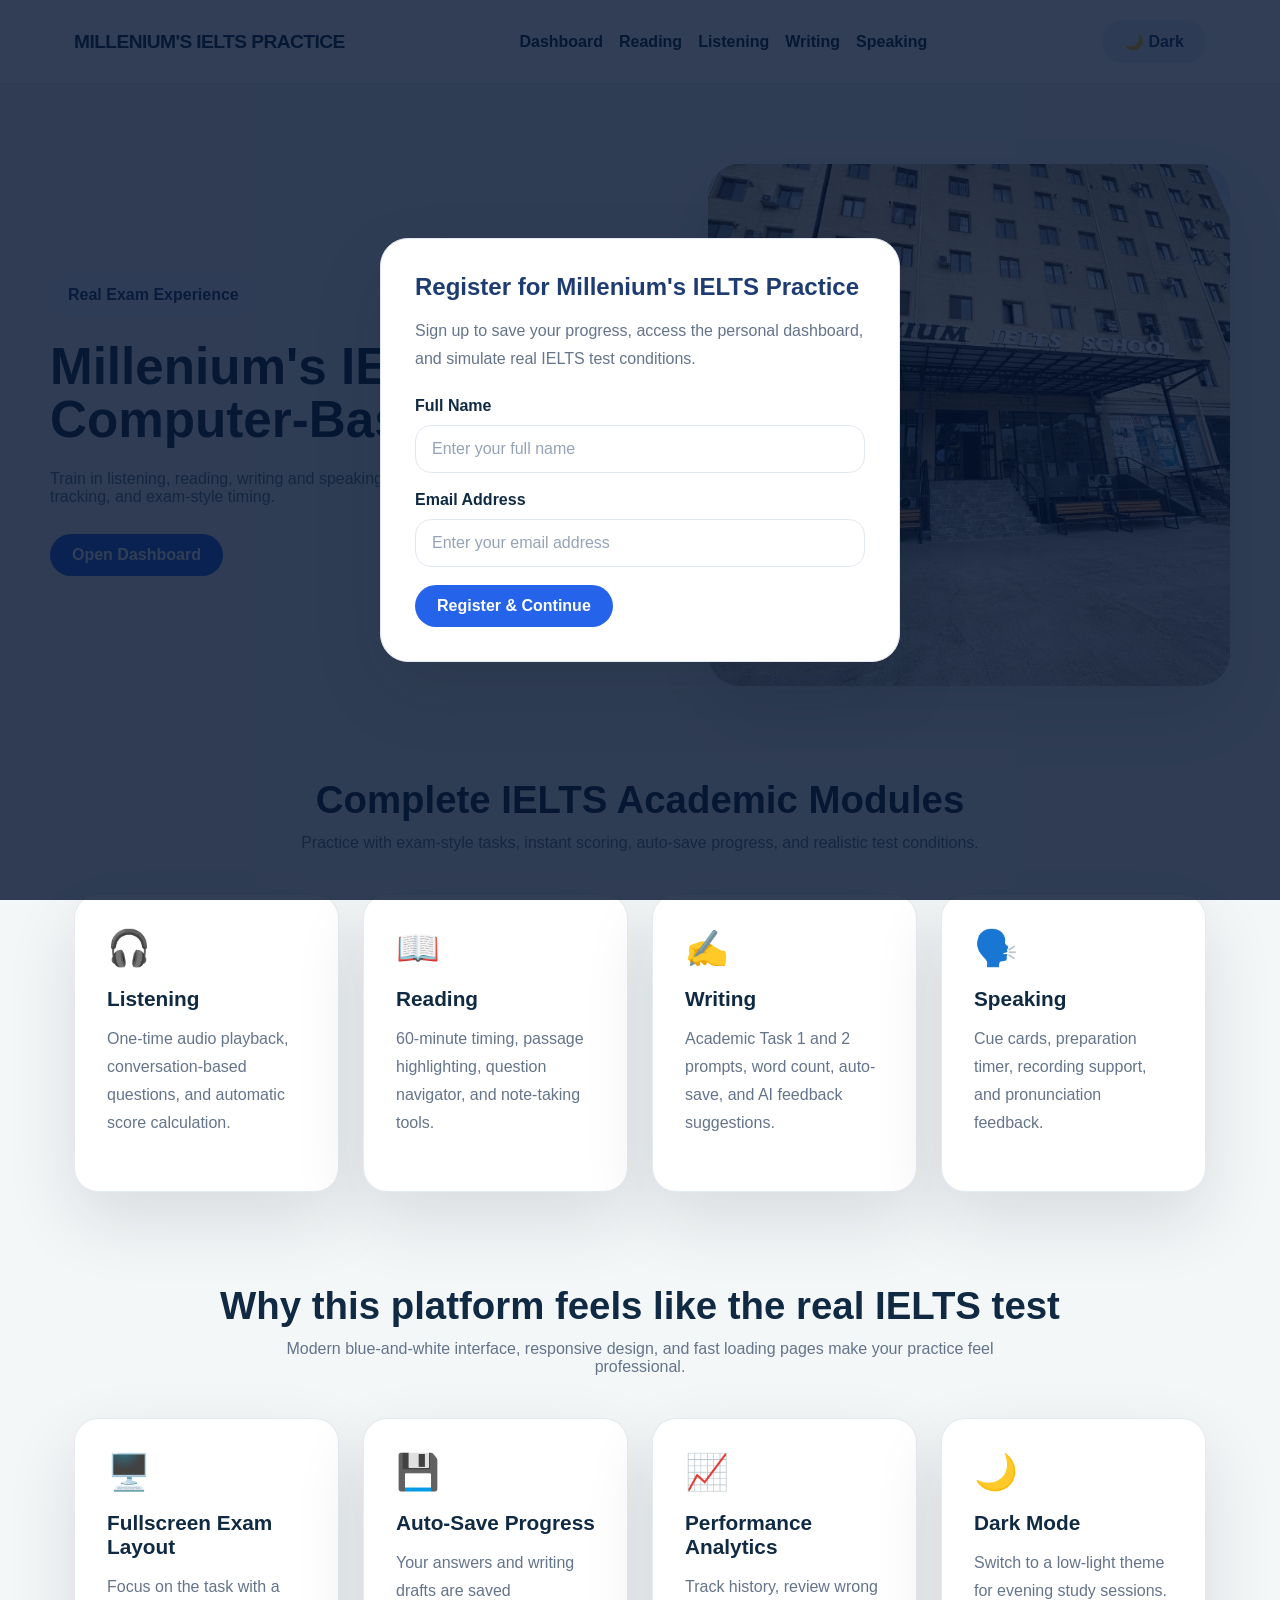
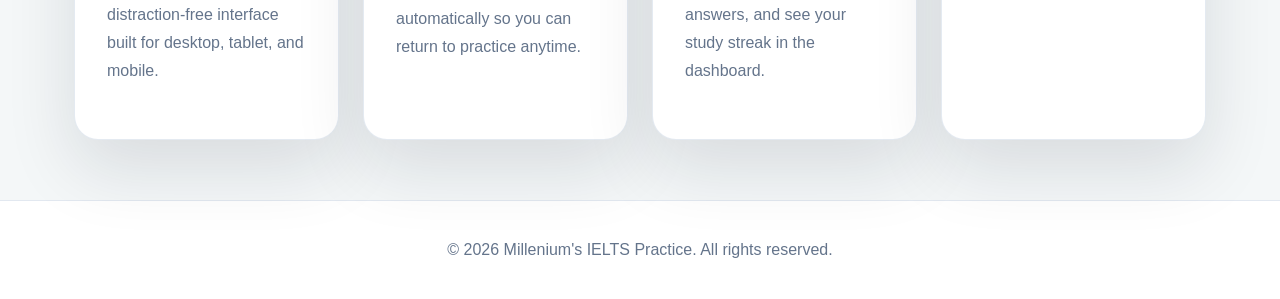
<file: index.html>
<!DOCTYPE html>
<html lang="en">
<head>
    <meta charset="UTF-8">
    <meta name="viewport" content="width=device-width, initial-scale=1.0">
    <title>MILLENIUM'S IELTS PRACTICE</title>
    <link rel="stylesheet" href="style.css">
</head>
<body>
    <header class="site-header">
        <div class="navbar">
            <div class="brand">MILLENIUM'S IELTS PRACTICE</div>
            <nav>
                <a href="dashboard.html">Dashboard</a>
                <a href="reading.html">Reading</a>
                <a href="listening.html">Listening</a>
                <a href="writing.html">Writing</a>
                <a href="speaking.html">Speaking</a>
            </nav>
            <div class="nav-actions">
                <button class="button btn-secondary theme-toggle" onclick="toggleTheme()">🌙 Dark</button>
            </div>
        </div>
    </header>

    <div id="login-modal" class="login-modal">
        <div class="login-card">
            <h2>Register for Millenium's IELTS Practice</h2>
            <p>Sign up to save your progress, access the personal dashboard, and simulate real <computer-based>IELTS</computer-based> test conditions.</p>
            <form id="login-form">
                <div class="input-group">
                    <label for="user-name">Full Name</label>
                    <input id="user-name" type="text" placeholder="Enter your full name">
                </div>
                <div class="input-group">
                    <label for="user-email">Email Address</label>
                    <input id="user-email" type="email" placeholder="Enter your email address">
                </div>
                <button class="button btn-primary" type="submit">Register & Continue</button>
            </form>
        </div>
    </div>

    <main>
        <section class="hero">
            <div class="hero-grid">
                <div class="hero-copy">
                    <span class="hero-pill">Real Exam Experience</span>
                    <h1>Millenium's IELTS Computer-Based Practice</h1>
                    <p>Train in listening, reading, writing and speaking with a modern interface, smart progress tracking, and exam-style timing.</p>
                    <a class="button btn-primary" href="dashboard.html">Open Dashboard</a>
                </div>
                <div class="hero-media">
                    <img src="outside.jpg" alt="IELTS Academic Practice screenshot">
                </div>
            </div>
        </section>

        <section class="section">
            <div class="section-headline">
                <h2>Complete IELTS Academic Modules</h2>
                <p>Practice with exam-style tasks, instant scoring, auto-save progress, and realistic test conditions.</p>
            </div>
            <div class="grid-cards">
                <div class="card">
                    <span class="icon">🎧</span>
                    <h3>Listening</h3>
                    <p>One-time audio playback, conversation-based questions, and automatic score calculation.</p>
                </div>
                <div class="card">
                    <span class="icon">📖</span>
                    <h3>Reading</h3>
                    <p>60-minute timing, passage highlighting, question navigator, and note-taking tools.</p>
                </div>
                <div class="card">
                    <span class="icon">✍️</span>
                    <h3>Writing</h3>
                    <p>Academic Task 1 and 2 prompts, word count, auto-save, and AI feedback suggestions.</p>
                </div>
                <div class="card">
                    <span class="icon">🗣️</span>
                    <h3>Speaking</h3>
                    <p>Cue cards, preparation timer, recording support, and pronunciation feedback.</p>
                </div>
            </div>
        </section>

        <section class="section">
            <div class="section-headline">
                <h2>Why this platform feels like the real IELTS test</h2>
                <p>Modern blue-and-white interface, responsive design, and fast loading pages make your practice feel professional.</p>
            </div>
            <div class="grid-cards">
                <div class="card">
                    <span class="icon">🖥️</span>
                    <h3>Fullscreen Exam Layout</h3>
                    <p>Focus on the task with a distraction-free interface built for desktop, tablet, and mobile.</p>
                </div>
                <div class="card">
                    <span class="icon">💾</span>
                    <h3>Auto-Save Progress</h3>
                    <p>Your answers and writing drafts are saved automatically so you can return to practice anytime.</p>
                </div>
                <div class="card">
                    <span class="icon">📈</span>
                    <h3>Performance Analytics</h3>
                    <p>Track history, review wrong answers, and see your study streak in the dashboard.</p>
                </div>
                <div class="card">
                    <span class="icon">🌙</span>
                    <h3>Dark Mode</h3>
                    <p>Switch to a low-light theme for evening study sessions.</p>
                </div>
            </div>
        </section>
    </main>

    <footer class="footer">
        <p>&copy; 2026 Millenium's IELTS Practice. All rights reserved.</p>
    </footer>

    <script src="script.js"></script>
</body>
</html>
</body>
</html>
</file>
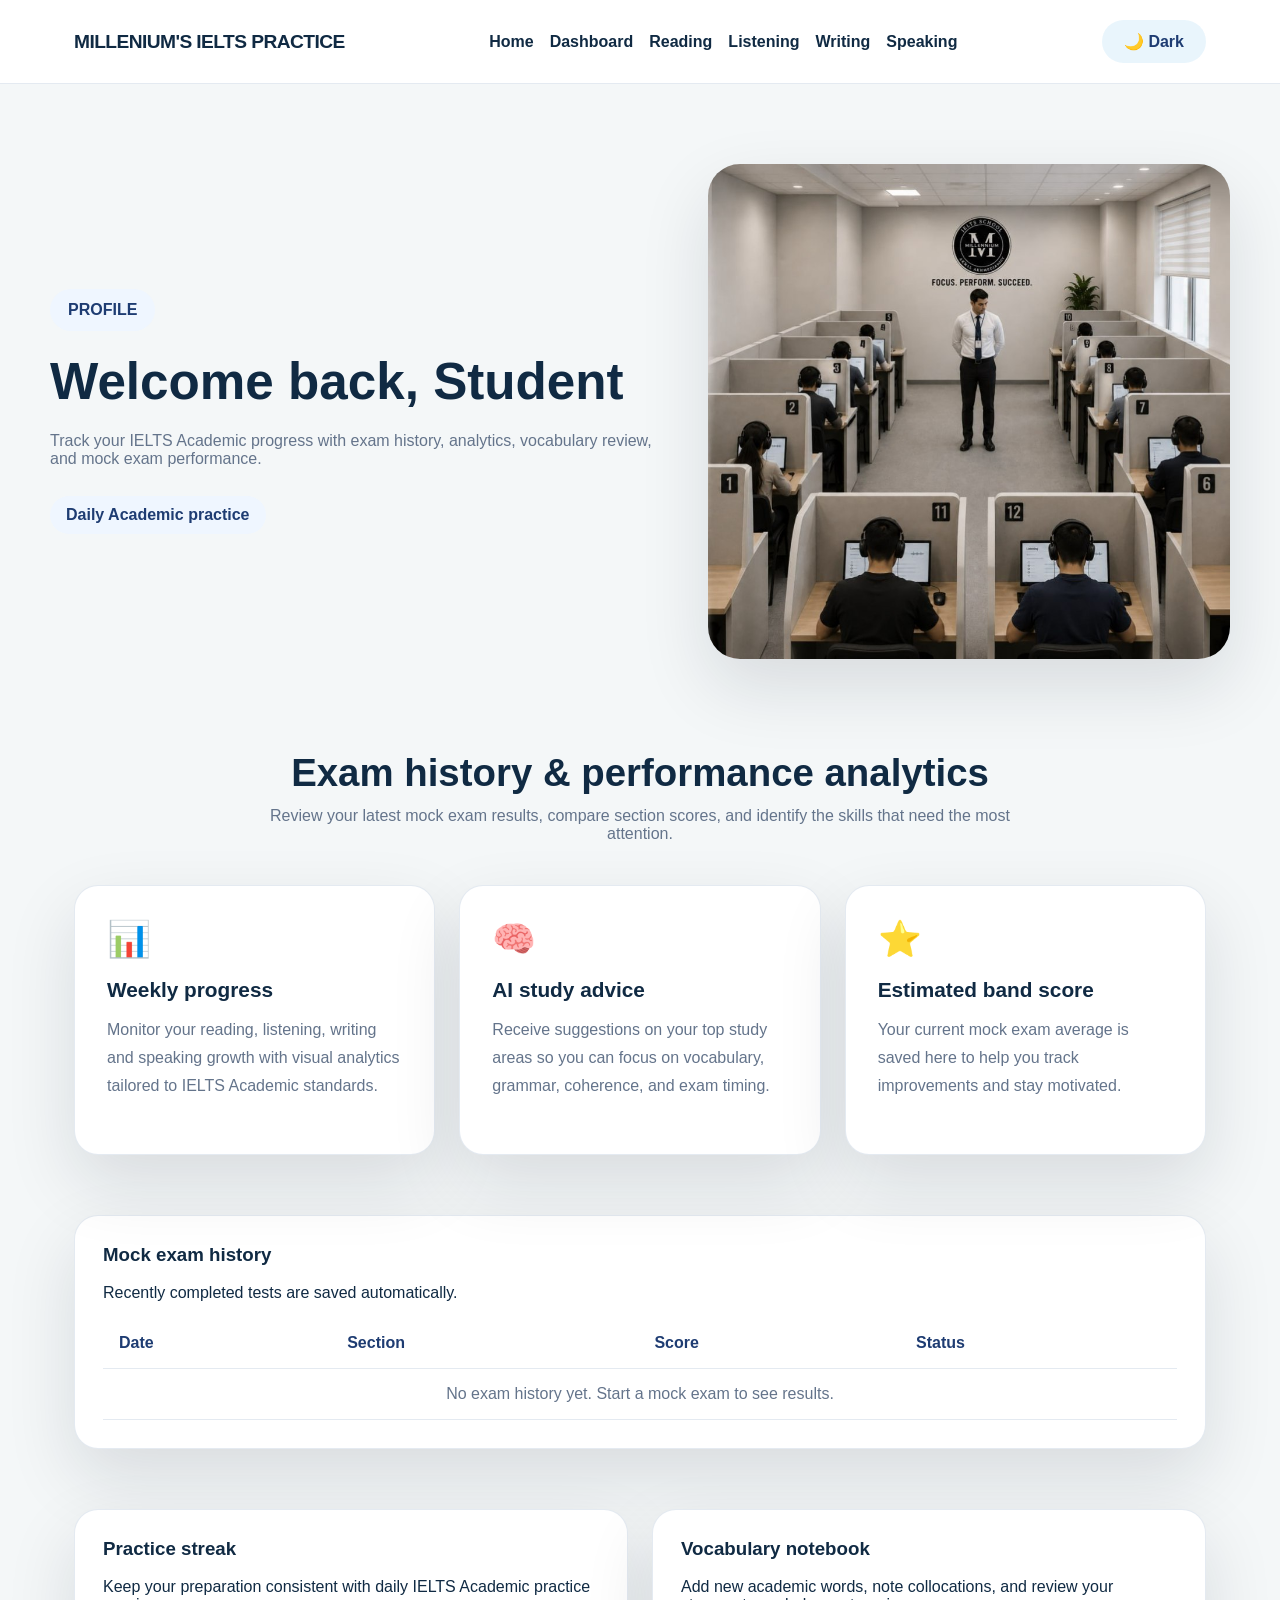
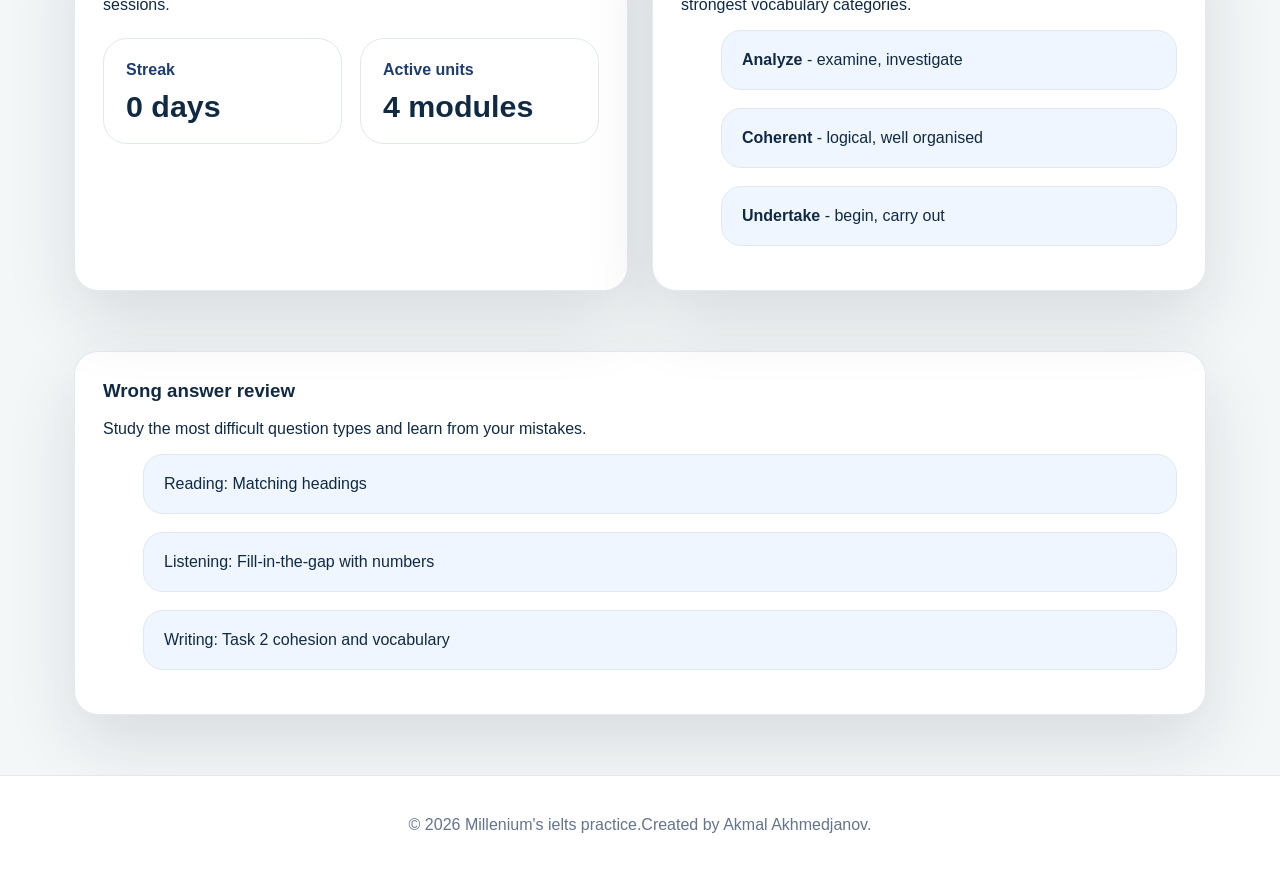
<file: dashboard.html>
<!DOCTYPE html>
<html lang="en">
<head>
    <meta charset="UTF-8">
    <meta name="viewport" content="width=device-width, initial-scale=1.0">
    <title>IELTS Dashboard</title>
    <link rel="stylesheet" href="style.css">
</head>
<body>
    <header class="site-header">
        <div class="navbar">
            <div class="brand">MILLENIUM'S IELTS PRACTICE</div>
            <nav>
                <a href="index.html">Home</a>
                <a href="dashboard.html">Dashboard</a>
                <a href="reading.html">Reading</a>
                <a href="listening.html">Listening</a>
                <a href="writing.html">Writing</a>
                <a href="speaking.html">Speaking</a>
            </nav>
            <div class="nav-actions">
                <button class="button btn-secondary theme-toggle" onclick="toggleTheme()">🌙 Dark</button>
            </div>
        </div>
    </header>

    <main id="dashboard-root">
        <section class="hero">
            <div class="hero-grid">
                <div class="hero-copy">
                    <span class="hero-pill">PROFILE</span>
                    <h1>Welcome back, <span class="user-name">Student</span></h1>
                    <p>Track your IELTS Academic progress with exam history, analytics, vocabulary review, and mock exam performance.</p>
                    <div class="label-pill">Daily Academic practice</div>
                </div>
                <div class="hero-media">
                    <img src="mock millenium.jpg" alt="IELTS Dashboard Visual">
                </div>
            </div>
        </section>

        <section class="section">
            <div class="section-headline">
                <h2>Exam history & performance analytics</h2>
                <p>Review your latest mock exam results, compare section scores, and identify the skills that need the most attention.</p>
            </div>
            <div class="grid-cards">
                <div class="card">
                    <div class="icon">📊</div>
                    <h3>Weekly progress</h3>
                    <p>Monitor your reading, listening, writing and speaking growth with visual analytics tailored to IELTS Academic standards.</p>
                </div>
                <div class="card">
                    <div class="icon">🧠</div>
                    <h3>AI study advice</h3>
                    <p>Receive suggestions on your top study areas so you can focus on vocabulary, grammar, coherence, and exam timing.</p>
                </div>
                <div class="card">
                    <div class="icon">⭐</div>
                    <h3>Estimated band score</h3>
                    <p>Your current mock exam average is saved here to help you track improvements and stay motivated.</p>
                </div>
            </div>
        </section>

        <section class="section">
            <div class="panel">
                <div class="panel-header">
                    <h3>Mock exam history</h3>
                    <p class="text-muted">Recently completed tests are saved automatically.</p>
                </div>
                <div class="table-wrapper">
                    <table class="table">
                        <thead>
                            <tr>
                                <th>Date</th>
                                <th>Section</th>
                                <th>Score</th>
                                <th>Status</th>
                            </tr>
                        </thead>
                        <tbody id="history-body"></tbody>
                    </table>
                </div>
            </div>
        </section>

        <section class="section">
            <div class="grid-cards">
                <div class="panel">
                    <h3>Practice streak</h3>
                    <p>Keep your preparation consistent with daily IELTS Academic practice sessions.</p>
                    <div class="score-card">
                        <div class="metric">
                            <h4>Streak</h4>
                            <strong id="practice-streak">0 days</strong>
                        </div>
                        <div class="metric">
                            <h4>Active units</h4>
                            <strong>4 modules</strong>
                        </div>
                    </div>
                </div>
                <div class="panel">
                    <h3>Vocabulary notebook</h3>
                    <p>Add new academic words, note collocations, and review your strongest vocabulary categories.</p>
                    <ul class="list-rows">
                        <li><strong>Analyze</strong> - examine, investigate</li>
                        <li><strong>Coherent</strong> - logical, well organised</li>
                        <li><strong>Undertake</strong> - begin, carry out</li>
                    </ul>
                </div>
            </div>
        </section>

        <section class="section">
            <div class="panel">
                <h3>Wrong answer review</h3>
                <p>Study the most difficult question types and learn from your mistakes.</p>
                <ul class="list-rows">
                    <li>Reading: Matching headings</li>
                    <li>Listening: Fill-in-the-gap with numbers</li>
                    <li>Writing: Task 2 cohesion and vocabulary</li>
                </ul>
            </div>
        </section>
    </main>

    <footer class="footer">
        <p>&copy; 2026 Millenium's ielts practice.Created by Akmal Akhmedjanov.</p>
    </footer>
    <script src="script.js"></script>
</body>
</html>
</file>
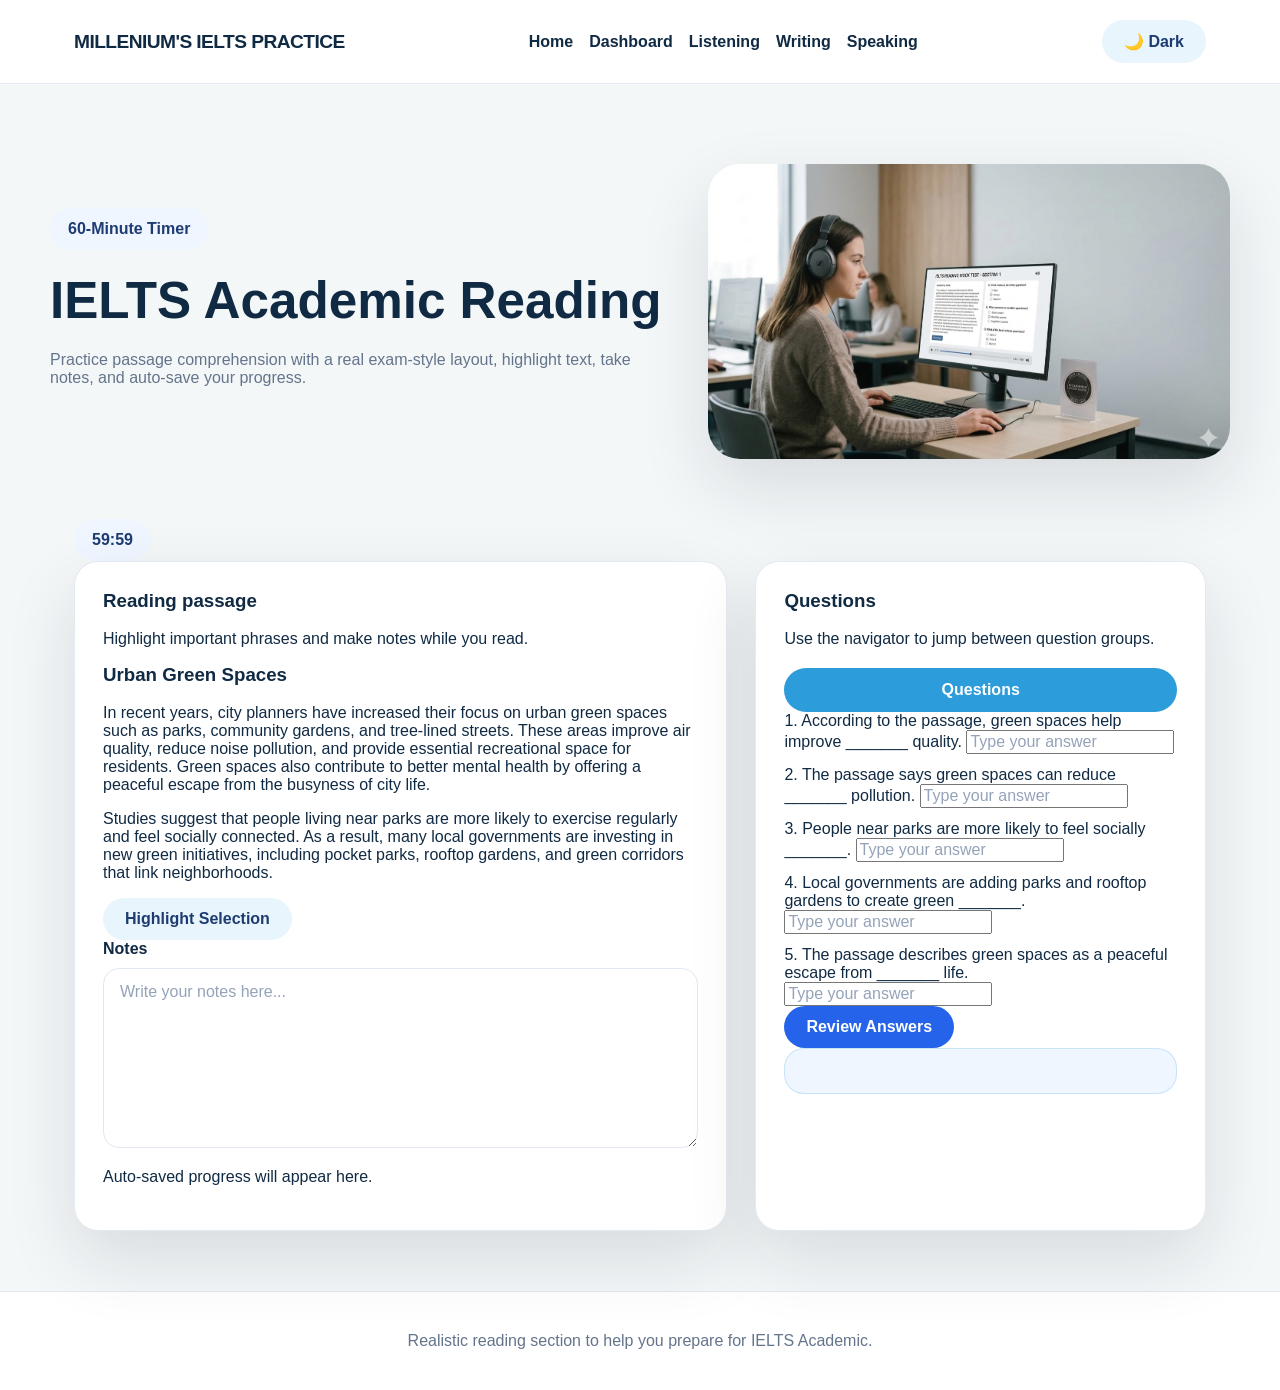
<file: reading.html>
<!DOCTYPE html>
<html lang="en">
<head>
    <meta charset="UTF-8">
    <meta name="viewport" content="width=device-width, initial-scale=1.0">
    <title>IELTS Reading Practice</title>
    <link rel="stylesheet" href="style.css">
</head>
<body>
    <header class="site-header">
        <div class="navbar">
            <div class="brand">MILLENIUM'S IELTS PRACTICE</div>
            <nav>
                <a href="index.html">Home</a>
                <a href="dashboard.html">Dashboard</a>
                <a href="listening.html">Listening</a>
                <a href="writing.html">Writing</a>
                <a href="speaking.html">Speaking</a>
            </nav>
            <div class="nav-actions">
                <button class="button btn-secondary theme-toggle" onclick="toggleTheme()">🌙 Dark</button>
            </div>
        </div>
    </header>

    <main id="reading-root">
        <section class="hero">
            <div class="hero-grid">
                <div class="hero-copy">
                    <span class="hero-pill">60-Minute Timer</span>
                    <h1>IELTS Academic Reading</h1>
                    <p>Practice passage comprehension with a real exam-style layout, highlight text, take notes, and auto-save your progress.</p>
                </div>
                <div class="hero-media">
                    <img src="readingrasm.png" alt="Reading practice interface">
                </div>
            </div>
        </section>

        <section class="section">
            <div class="timer-box" id="reading-timer">60:00</div>
            <div class="reading-grid">
                <div class="panel">
                    <div class="panel-header">
                        <h3>Reading passage</h3>
                        <p class="text-muted">Highlight important phrases and make notes while you read.</p>
                    </div>
                    <div id="reading-passage" class="reading-passage">
                        <h3>Urban Green Spaces</h3>
                        <p>In recent years, city planners have increased their focus on urban green spaces such as parks, community gardens, and tree-lined streets. These areas improve air quality, reduce noise pollution, and provide essential recreational space for residents. Green spaces also contribute to better mental health by offering a peaceful escape from the busyness of city life.</p>
                        <p>Studies suggest that people living near parks are more likely to exercise regularly and feel socially connected. As a result, many local governments are investing in new green initiatives, including pocket parks, rooftop gardens, and green corridors that link neighborhoods.</p>
                    </div>
                    <div class="button-row">
                        <button class="button btn-secondary" id="reading-highlight">Highlight Selection</button>
                    </div>
                    <div class="textarea-group">
                        <label for="reading-notes">Notes</label>
                        <textarea id="reading-notes" class="note-area" placeholder="Write your notes here..."></textarea>
                    </div>
                    <p class="text-muted" id="reading-save-state">Auto-save is enabled.</p>
                </div>

                <div class="panel">
                    <div class="panel-header">
                        <h3>Questions</h3>
                        <p class="text-muted">Use the navigator to jump between question groups.</p>
                    </div>
                    <div class="question-nav">
                        <button class="active" data-section="questionBlock" onclick="setActiveSection(this)">Questions</button>
                    </div>
                    <div id="questionBlock">
                        <div class="question-list">
                            <div class="question" id="question1">
                                <label for="reading1">1. According to the passage, green spaces help improve _______ quality.</label>
                                <input id="reading1" data-reading-answer placeholder="Type your answer">
                            </div>
                            <div class="question" id="question2">
                                <label for="reading2">2. The passage says green spaces can reduce _______ pollution.</label>
                                <input id="reading2" data-reading-answer placeholder="Type your answer">
                            </div>
                            <div class="question" id="question3">
                                <label for="reading3">3. People near parks are more likely to feel socially _______.</label>
                                <input id="reading3" data-reading-answer placeholder="Type your answer">
                            </div>
                            <div class="question" id="question4">
                                <label for="reading4">4. Local governments are adding parks and rooftop gardens to create green _______.</label>
                                <input id="reading4" data-reading-answer placeholder="Type your answer">
                            </div>
                            <div class="question" id="question5">
                                <label for="reading5">5. The passage describes green spaces as a peaceful escape from _______ life.</label>
                                <input id="reading5" data-reading-answer placeholder="Type your answer">
                            </div>
                        </div>
                        <div class="button-row">
                            <button class="button btn-primary" onclick="checkReadingAnswers()">Review Answers</button>
                        </div>
                        <div id="reading-score" class="feedback-box"></div>
                    </div>
                </div>
            </div>
        </section>
    </main>

    <footer class="footer">
        <p>Realistic reading section to help you prepare for IELTS Academic.</p>
    </footer>
    <script src="script.js"></script>
</body>
</html>
</file>
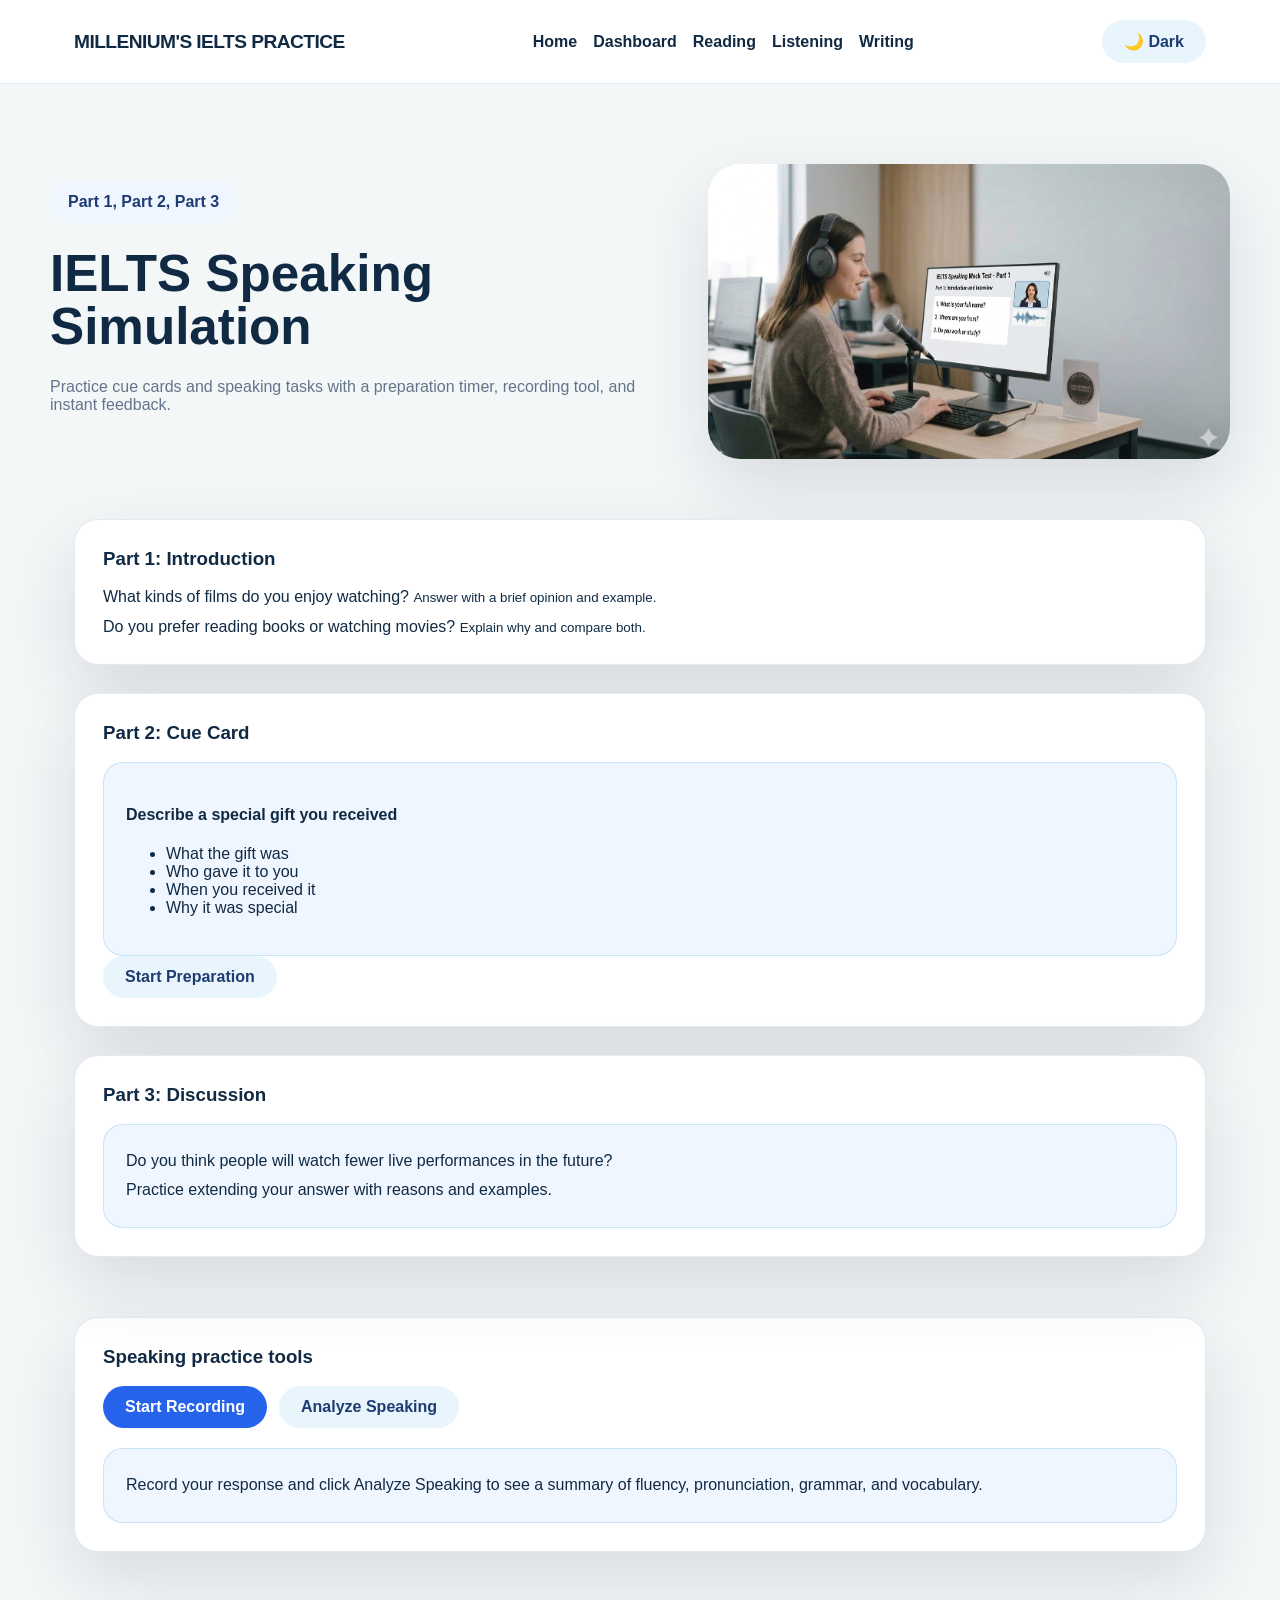
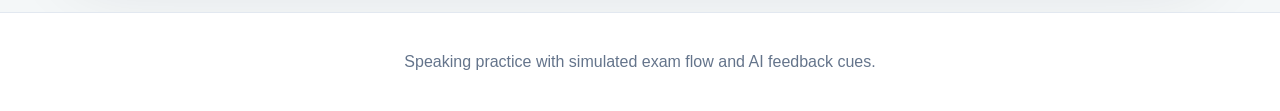
<file: speaking.html>
<!DOCTYPE html>
<html lang="en">
<head>
    <meta charset="UTF-8">
    <meta name="viewport" content="width=device-width, initial-scale=1.0">
    <title>IELTS Speaking Practice</title>
    <link rel="stylesheet" href="style.css">
</head>
<body>
    <header class="site-header">
        <div class="navbar">
            <div class="brand">MILLENIUM'S IELTS PRACTICE</div>
            <nav>
                <a href="index.html">Home</a>
                <a href="dashboard.html">Dashboard</a>
                <a href="reading.html">Reading</a>
                <a href="listening.html">Listening</a>
                <a href="writing.html">Writing</a>
            </nav>
            <div class="nav-actions">
                <button class="button btn-secondary theme-toggle" onclick="toggleTheme()">🌙 Dark</button>
            </div>
        </div>
    </header>

    <main id="speaking-root">
        <section class="hero">
            <div class="hero-grid">
                <div class="hero-copy">
                    <span class="hero-pill">Part 1, Part 2, Part 3</span>
                    <h1>IELTS Speaking Simulation</h1>
                    <p>Practice cue cards and speaking tasks with a preparation timer, recording tool, and instant feedback.</p>
                </div>
                <div class="hero-media">
                    <img src="speakingrasm.png" alt="Speaking practice interface">
                </div>
            </div>
        </section>

        <section class="section">
            <div class="speaking-grid">
                <div class="panel">
                    <h3>Part 1: Introduction</h3>
                    <div class="question-list">
                        <div class="question">
                            <label>What kinds of films do you enjoy watching?</label>
                            <small>Answer with a brief opinion and example.</small>
                        </div>
                        <div class="question">
                            <label>Do you prefer reading books or watching movies?</label>
                            <small>Explain why and compare both.</small>
                        </div>
                    </div>
                </div>
                <div class="panel">
                    <h3>Part 2: Cue Card</h3>
                    <div class="feedback-box">
                        <h4>Describe a special gift you received</h4>
                        <ul>
                            <li>What the gift was</li>
                            <li>Who gave it to you</li>
                            <li>When you received it</li>
                            <li>Why it was special</li>
                        </ul>
                    </div>
                    <div class="button-row">
                        <button class="button btn-secondary" onclick="alert('Use the preparation time to note your ideas.');">Start Preparation</button>
                    </div>
                </div>
                <div class="panel">
                    <h3>Part 3: Discussion</h3>
                    <div class="feedback-box">
                        <p>Do you think people will watch fewer live performances in the future?</p>
                        <p>Practice extending your answer with reasons and examples.</p>
                    </div>
                </div>
            </div>
        </section>

        <section class="section">
            <div class="panel">
                <h3>Speaking practice tools</h3>
                <div class="button-row">
                    <button class="button btn-primary" id="record-button" data-state="stopped">Start Recording</button>
                    <button class="button btn-secondary" id="analyze-speaking">Analyze Speaking</button>
                </div>
                <audio id="recording-playback" controls style="display:none; margin-top:20px;"></audio>
                <div id="speaking-feedback" class="feedback-box" style="margin-top:20px;"><p>Record your response and click Analyze Speaking to see a summary of fluency, pronunciation, grammar, and vocabulary.</p></div>
            </div>
        </section>
    </main>

    <footer class="footer">
        <p>Speaking practice with simulated exam flow and AI feedback cues.</p>
    </footer>
    <script src="script.js"></script>
</body>
</html>
</file>
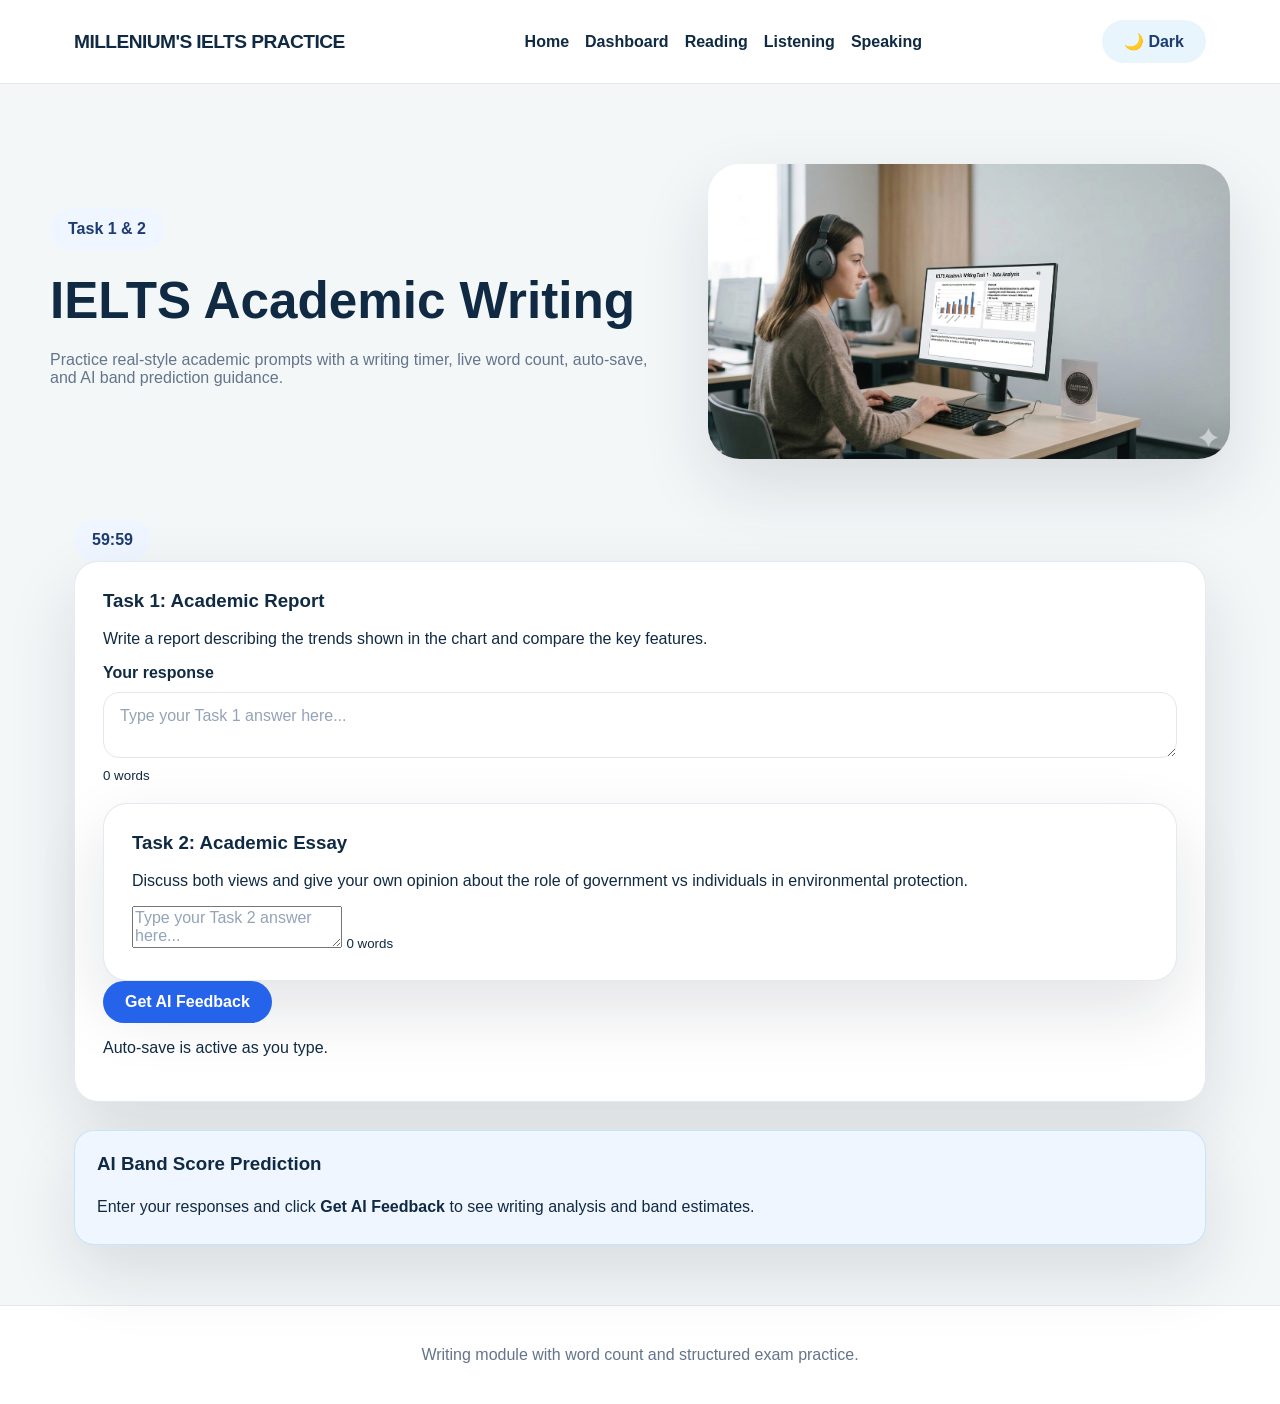
<file: writing.html>
<!DOCTYPE html>
<html lang="en">
<head>
    <meta charset="UTF-8">
    <meta name="viewport" content="width=device-width, initial-scale=1.0">
    <title>IELTS Writing Practice</title>
    <link rel="stylesheet" href="style.css">
</head>
<body>
    <header class="site-header">
        <div class="navbar">
            <div class="brand">MILLENIUM'S IELTS PRACTICE</div>
            <nav>
                <a href="index.html">Home</a>
                <a href="dashboard.html">Dashboard</a>
                <a href="reading.html">Reading</a>
                <a href="listening.html">Listening</a>
                <a href="speaking.html">Speaking</a>
            </nav>
            <div class="nav-actions">
                <button class="button btn-secondary theme-toggle" onclick="toggleTheme()">🌙 Dark</button>
            </div>
        </div>
    </header>

    <main id="writing-root">
        <section class="hero">
            <div class="hero-grid">
                <div class="hero-copy">
                    <span class="hero-pill">Task 1 & 2</span>
                    <h1>IELTS Academic Writing</h1>
                    <p>Practice real-style academic prompts with a writing timer, live word count, auto-save, and AI band prediction guidance.</p>
                </div>
                <div class="hero-media">
                    <img src="writingrasm.png" alt="Writing practice interface">
                </div>
            </div>
        </section>

        <section class="section">
            <div class="timer-box" id="writing-timer">60:00</div>
            <div class="writing-grid">
                <div class="panel">
                    <h3>Task 1: Academic Report</h3>
                    <p>Write a report describing the trends shown in the chart and compare the key features.</p>
                    <div class="textarea-group">
                        <label for="writing-task1">Your response</label>
                        <textarea id="writing-task1" placeholder="Type your Task 1 answer here..."></textarea>
                        <small id="word-count-1">0 words</small>
                    </div>
                    <div class="panel">
                        <h3>Task 2: Academic Essay</h3>
                        <p>Discuss both views and give your own opinion about the role of government vs individuals in environmental protection.</p>
                        <textarea id="writing-task2" placeholder="Type your Task 2 answer here..."></textarea>
                        <small id="word-count-2">0 words</small>
                    </div>
                    <div class="button-row">
                        <button class="button btn-primary" id="analysis-button">Get AI Feedback</button>
                    </div>
                    <p class="text-muted" id="writing-save-state">Auto-save is active as you type.</p>
                </div>

                <div class="panel feedback-box">
                    <h3>AI Band Score Prediction</h3>
                    <div id="writing-feedback">
                        <p>Enter your responses and click <strong>Get AI Feedback</strong> to see writing analysis and band estimates.</p>
                    </div>
                </div>
            </div>
        </section>
    </main>

    <footer class="footer">
        <p>Writing module with word count and structured exam practice.</p>
    </footer>
    <script src="script.js"></script>
</body>
</html>
</file>
<file: style.css>
:root {
    --bg: #f4f7f8;
    --surface: #ffffff;
    --surface-soft: #eff6ff;
    --primary: #1e3c72;
    --primary-soft: #2a5298;
    --accent: #2d9cdb;
    --accent-strong: #2563eb;
    --text: #102a43;
    --muted: #64748b;
    --muted-soft: #94a3b8;
    --border: #e2e8f0;
    --shadow: 0 28px 70px rgba(15, 23, 42, 0.12);
    --radius: 24px;
}

* {
    box-sizing: border-box;
}

html {
    scroll-behavior: smooth;
}

body {
    margin: 0;
    font-family: 'Segoe UI', Tahoma, Geneva, Verdana, sans-serif;
    background: var(--bg);
    color: var(--text);
    min-height: 100vh;
}

body.dark {
    --bg: #08101f;
    --surface: #0f172a;
    --surface-soft: #12263f;
    --primary: #e2e8f0;
    --primary-soft: #bfdbfe;
    --accent: #5b8ef3;
    --accent-strong: #2d9cdb;
    --text: #e2e8f0;
    --muted: #94a3b8;
    --muted-soft: #cbd5e1;
    --border: rgba(148, 163, 184, 0.22);
    --shadow: 0 28px 70px rgba(0, 0, 0, 0.35);
    background: var(--bg);
    color: var(--text);
}

body.dark a,
body.dark .text-muted {
    color: #93c5fd;
}

img,
video {
    max-width: 100%;
    display: block;
}

a {
    color: inherit;
    text-decoration: none;
}

button,
input,
textarea,
select {
    font: inherit;
}

button {
    cursor: pointer;
}

.site-header {
    position: sticky;
    top: 0;
    z-index: 99;
    background: rgba(255, 255, 255, 0.95);
    backdrop-filter: blur(16px);
    border-bottom: 1px solid rgba(226, 232, 240, 0.9);
}

body.dark .site-header {
    background: rgba(8, 16, 31, 0.96);
    border-color: rgba(255, 255, 255, 0.08);
}

.navbar {
    max-width: 1180px;
    margin: 0 auto;
    display: flex;
    justify-content: space-between;
    align-items: center;
    gap: 12px;
    padding: 20px 24px;
}

.navbar .brand {
    font-size: 1.2rem;
    font-weight: 800;
    letter-spacing: -0.03em;
}

.navbar nav {
    display: flex;
    gap: 16px;
    flex-wrap: wrap;
}

.navbar nav a {
    color: var(--text);
    font-weight: 600;
    transition: color 0.2s ease, transform 0.2s ease;
}

.navbar nav a:hover {
    color: var(--primary);
    transform: translateY(-1px);
}

.nav-actions {
    display: flex;
    align-items: center;
    gap: 12px;
    flex-wrap: wrap;
}

.btn,
.button {
    border: none;
    border-radius: 999px;
    padding: 12px 22px;
    font-weight: 700;
    transition: transform 0.2s ease, opacity 0.2s ease, background 0.2s ease;
    display: inline-flex;
    align-items: center;
    gap: 8px;
}

.btn-primary {
    background: var(--accent-strong);
    color: #fff;
}

.btn-secondary {
    background: rgba(45, 156, 219, 0.1);
    color: var(--primary);
}

.btn:hover,
.button:hover {
    transform: translateY(-2px);
    opacity: 0.95;
}

button:focus-visible,
input:focus-visible,
textarea:focus-visible,
select:focus-visible {
    outline: 3px solid rgba(45, 156, 219, 0.45);
    outline-offset: 4px;
}

.button-row {
    display: flex;
    gap: 12px;
    flex-wrap: wrap;
}

input::placeholder,
textarea::placeholder {
    color: #94a3b8;
    opacity: 1;
}

body.dark .navbar .brand {
    color: var(--text);
}

body.dark .navbar nav a,
body.dark .footer p,
body.dark .panel h3,
body.dark .section-headline h2,
body.dark .card h3,
body.dark .panel h3,
body.dark .section-headline p,
body.dark .hero-copy p,
body.dark .card p,
body.dark .login-card p,
body.dark .text-muted {
    color: var(--muted);
}

body.dark .navbar nav a {
    color: var(--muted-soft);
}

body.dark .navbar nav a:hover {
    color: #93c5fd;
}

body.dark .btn-secondary {
    background: rgba(255, 255, 255, 0.08);
    color: #e2e8f0;
    border: 1px solid rgba(148, 163, 184, 0.2);
}

body.dark .btn-primary {
    background: var(--accent);
    color: #ffffff;
}

.hero {
    padding: 80px 24px 60px;
}

.hero-grid {
    max-width: 1180px;
    margin: 0 auto;
    display: grid;
    gap: 32px;
    grid-template-columns: 1.2fr 1fr;
    align-items: center;
}

.hero-copy h1 {
    font-size: clamp(2.8rem, 4vw, 4.6rem);
    margin: 0 0 24px;
    line-height: 1.04;
}

.hero-copy p {
    max-width: 640px;
    margin-bottom: 28px;
    color: var(--muted);
    font-size: 1rem;
}

.highlight-pill {
    display: inline-flex;
    align-items: center;
    gap: 8px;
    background: var(--surface-soft);
    color: var(--primary);
    border-radius: 999px;
    padding: 10px 16px;
    margin-bottom: 24px;
    font-weight: 700;
}

.hero-media {
    border-radius: 32px;
    overflow: hidden;
    box-shadow: var(--shadow);
}

.hero-media img {
    width: 100%;
    height: 100%;
    object-fit: cover;
}

.section {
    max-width: 1180px;
    margin: 0 auto;
    padding: 0 24px 60px;
}

.section-headline {
    text-align: center;
    margin-bottom: 42px;
}

.section-headline h2 {
    font-size: clamp(2rem, 3vw, 2.8rem);
    margin-bottom: 12px;
}

.section-headline p {
    max-width: 760px;
    margin: 0 auto;
    color: var(--muted);
}

.grid-cards {
    display: grid;
    grid-template-columns: repeat(auto-fit, minmax(260px, 1fr));
    gap: 24px;
}

.card {
    background: var(--surface);
    border-radius: var(--radius);
    padding: 32px;
    box-shadow: var(--shadow);
    border: 1px solid rgba(226, 232, 240, 0.9);
}

.card .icon {
    font-size: 2.2rem;
    display: inline-flex;
    margin-bottom: 18px;
}

.card h3 {
    margin-top: 0;
    margin-bottom: 14px;
    font-size: 1.3rem;
}

.card p {
    margin: 0 0 22px;
    color: var(--muted);
    line-height: 1.75;
}

.card small {
    display: block;
    margin-top: 10px;
    color: var(--muted);
}

.hero-pill {
    display: inline-flex;
    align-items: center;
    gap: 10px;
    background: var(--surface-soft);
    color: var(--primary);
    padding: 12px 18px;
    border-radius: 999px;
    margin-bottom: 24px;
    font-weight: 700;
}

.feature-grid {
    display: grid;
    gap: 24px;
    grid-template-columns: repeat(auto-fit, minmax(240px, 1fr));
}

.hero-band {
    display: inline-flex;
    gap: 12px;
    align-items: center;
    background: var(--surface-soft);
    color: var(--primary);
    padding: 12px 18px;
    border-radius: 999px;
    margin-bottom: 24px;
}

.label-pill {
    display: inline-flex;
    align-items: center;
    justify-content: center;
    padding: 10px 16px;
    border-radius: 999px;
    background: var(--surface-soft);
    color: var(--primary);
    font-weight: 700;
}

.panel {
    background: var(--surface);
    border: 1px solid rgba(226, 232, 240, 0.9);
    border-radius: var(--radius);
    box-shadow: var(--shadow);
    padding: 28px;
}

.panel h3 {
    margin-top: 0;
    margin-bottom: 18px;
}

.list-rows {
    display: grid;
    gap: 18px;
}

.list-rows li {
    background: var(--surface-soft);
    padding: 20px;
    border-radius: 20px;
    list-style: none;
    border: 1px solid var(--border);
}

.badge {
    display: inline-flex;
    align-items: center;
    gap: 8px;
    padding: 8px 14px;
    border-radius: 999px;
    background: var(--surface-soft);
    color: var(--primary);
    font-weight: 700;
}

.table-wrapper {
    overflow-x: auto;
}

.table {
    width: 100%;
    border-collapse: collapse;
}

.table th,
.table td {
    padding: 16px;
    text-align: left;
    border-bottom: 1px solid rgba(226, 232, 240, 0.9);
}

.table th {
    font-weight: 700;
    color: var(--primary);
}

.table tr:hover {
    background: rgba(45, 156, 219, 0.12);
}

.note-panel,
.question-panel,
.task-panel,
.speaking-panel,
.audio-panel,
.answer-panel {
    margin-top: 24px;
}

.input-group,
.textarea-group,
.select-group {
    display: flex;
    flex-direction: column;
    gap: 10px;
    margin-bottom: 20px;
}

.input-group label,
.textarea-group label,
.select-group label {
    font-weight: 700;
}

.input-group input,
.textarea-group textarea,
.select-group select {
    padding: 14px 16px;
    border-radius: 16px;
    border: 1px solid var(--border);
    background: var(--surface);
    color: var(--text);
    outline: none;
    transition: border-color 0.2s ease, box-shadow 0.2s ease;
}

.input-group textarea {
    min-height: 160px;
    resize: vertical;
}

.input-group input:focus,
.textarea-group textarea:focus,
.select-group select:focus {
    border-color: var(--accent);
    box-shadow: 0 0 0 4px rgba(45, 156, 219, 0.12);
}

.timer-box {
    display: inline-flex;
    align-items: center;
    justify-content: center;
    gap: 10px;
    background: var(--surface-soft);
    color: var(--primary);
    border-radius: 999px;
    padding: 12px 18px;
    font-weight: 700;
}

.progress-pill {
    display: inline-flex;
    align-items: center;
    justify-content: center;
    gap: 8px;
    background: var(--surface-soft);
    padding: 10px 14px;
    border-radius: 999px;
    color: var(--primary);
    font-weight: 700;
}

.section-split {
    display: grid;
    gap: 28px;
}

.reading-grid,
.listening-grid,
.writing-grid,
.speaking-grid {
    display: grid;
    gap: 28px;
}

.reading-grid {
    grid-template-columns: 1.45fr 1fr;
}

.answer-panel {
    display: grid;
    gap: 18px;
}

.question-list {
    list-style: none;
    padding: 0;
    margin: 0;
    display: grid;
    gap: 12px;
}

.question-list li {
    background: var(--surface);
    border: 1px solid var(--border);
    border-radius: 16px;
    padding: 16px;
    transition: border-color 0.2s ease, background 0.2s ease;
}

.question-list li.active,
.question-list li:hover {
    border-color: var(--accent);
    background: rgba(45, 156, 219, 0.14);
}

.question-nav {
    display: grid;
    grid-template-columns: repeat(auto-fit, minmax(84px, 1fr));
    gap: 10px;
    margin-top: 20px;
}

.question-nav button {
    background: var(--surface-soft);
    border: 1px solid rgba(45, 156, 219, 0.18);
    border-radius: 999px;
    padding: 12px 10px;
    color: var(--primary);
    font-weight: 700;
}

.question-nav button.active {
    background: var(--accent);
    color: white;
    border-color: transparent;
}

.highlight {
    background: rgba(251, 191, 36, 0.22);
    color: #0f172a;
    border-radius: 8px;
}

.note-area {
    min-height: 180px;
}

.login-modal {
    position: fixed;
    inset: 0;
    display: flex;
    align-items: center;
    justify-content: center;
    background: rgba(4, 20, 48, 0.82);
    z-index: 2000;
    padding: 20px;
}

.login-card {
    width: min(520px, 100%);
    background: var(--surface);
    border-radius: 28px;
    padding: 34px;
    box-shadow: var(--shadow);
    border: 1px solid var(--border);
}

.login-card h2 {
    margin-top: 0;
    margin-bottom: 12px;
    color: var(--primary);
}

.login-card p {
    margin-bottom: 24px;
    color: var(--muted);
    line-height: 1.75;
}

.login-card .input-group {
    margin-bottom: 18px;
}

.login-card input {
    width: 100%;
}

.hidden {
    display: none !important;
}

.feedback-box {
    border-radius: 20px;
    padding: 22px;
    background: var(--surface-soft);
    border: 1px solid rgba(45, 156, 219, 0.2);
}

.feedback-box p {
    margin: 0;
    line-height: 1.8;
}

.score-card {
    display: grid;
    grid-template-columns: repeat(auto-fit, minmax(180px, 1fr));
    gap: 18px;
    margin-top: 24px;
}

.score-card .metric {
    padding: 22px;
    border-radius: 24px;
    border: 1px solid var(--border);
    background: var(--surface);
}

.score-card .metric h4 {
    margin: 0 0 12px;
    color: var(--primary);
}

.score-card .metric strong {
    display: block;
    font-size: 1.9rem;
    line-height: 1;
}

.badge-pill {
    display: inline-flex;
    align-items: center;
    gap: 8px;
    padding: 10px 14px;
    border-radius: 999px;
    background: var(--surface-soft);
    color: var(--primary);
}

.footer {
    background: var(--surface);
    padding: 40px 24px;
    text-align: center;
    border-top: 1px solid var(--border);
}

.footer p {
    margin: 0;
    color: var(--muted);
}

@media (max-width: 1040px) {
    .hero-grid,
    .reading-grid,
    .listening-grid,
    .writing-grid,
    .speaking-grid {
        grid-template-columns: 1fr;
    }
}

@media (max-width: 700px) {
    .navbar {
        flex-direction: column;
        align-items: stretch;
    }

    .navbar nav {
        justify-content: center;
    }

    .hero {
        padding-top: 56px;
    }

    .card,
    .panel {
        padding: 24px;
    }

    .timer-box,
    .badge-pill,
    .highlight-pill {
        justify-content: center;
    }
}
</file>
